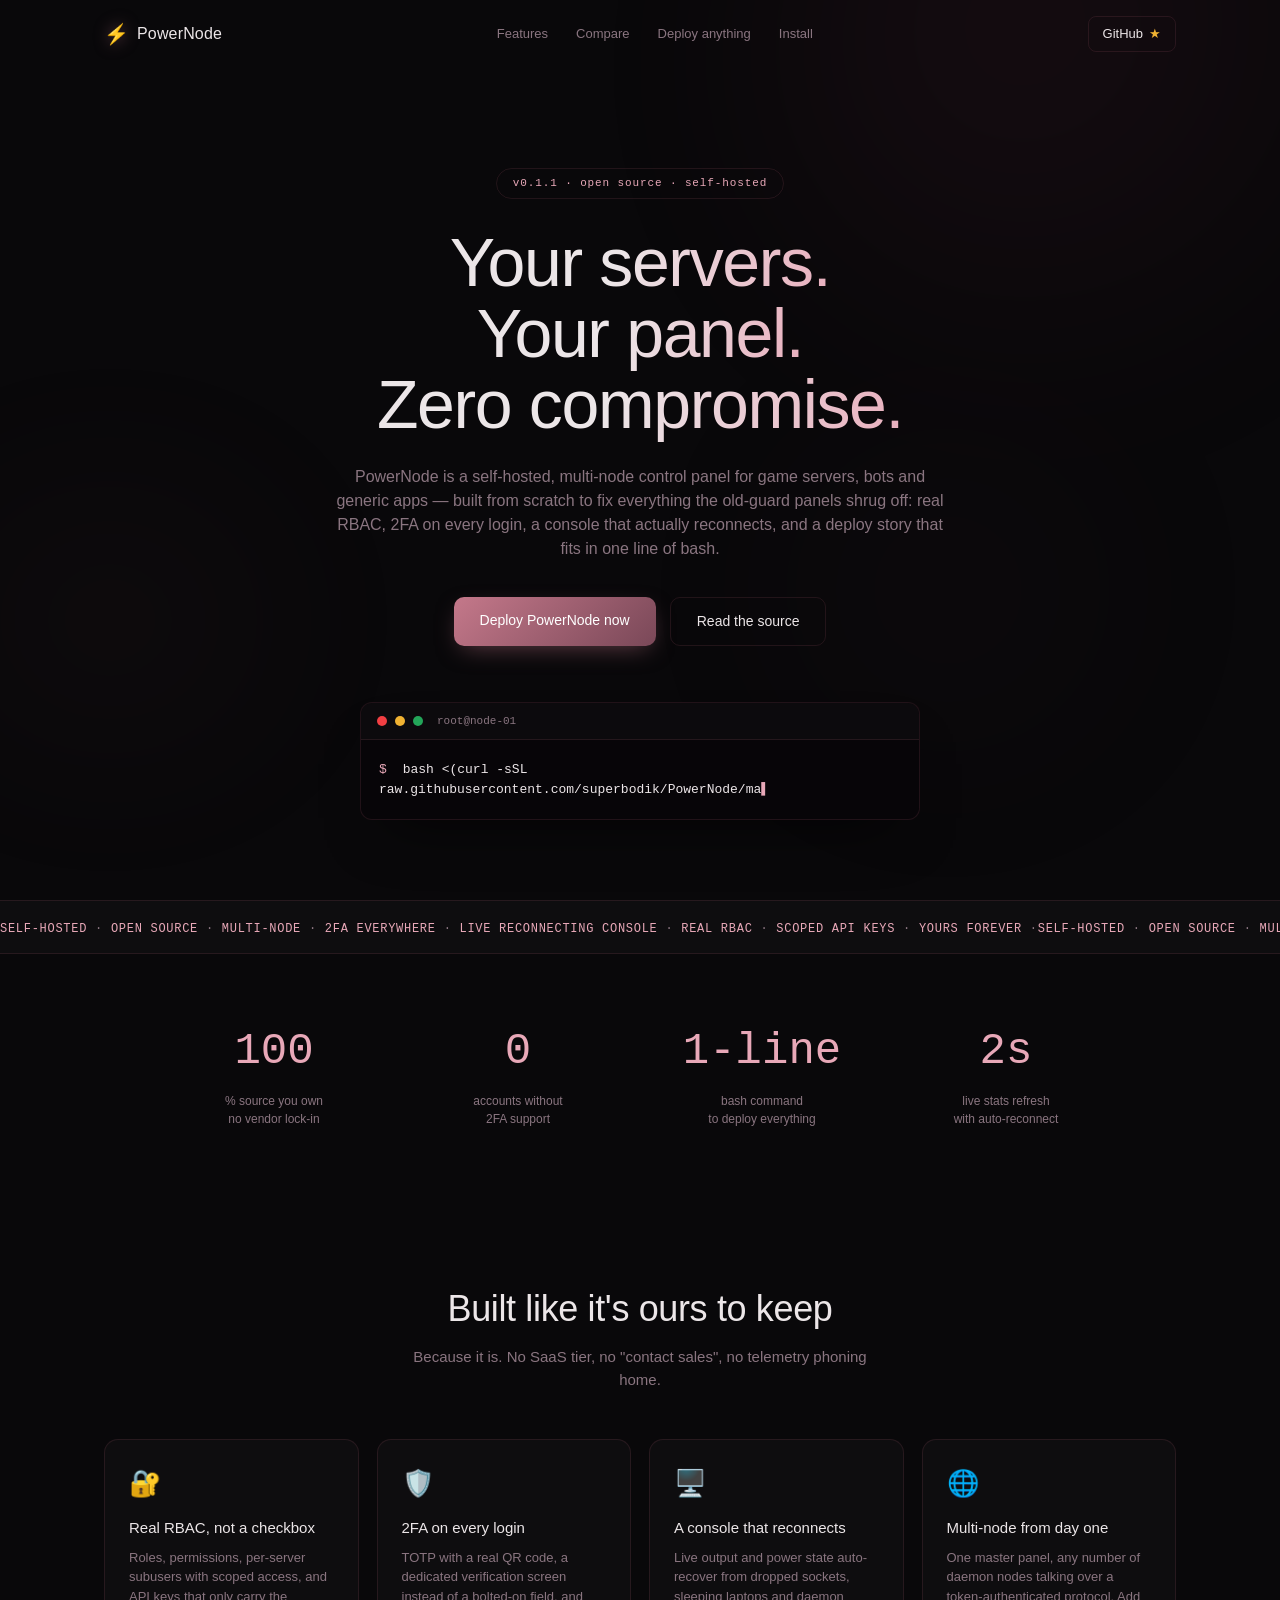
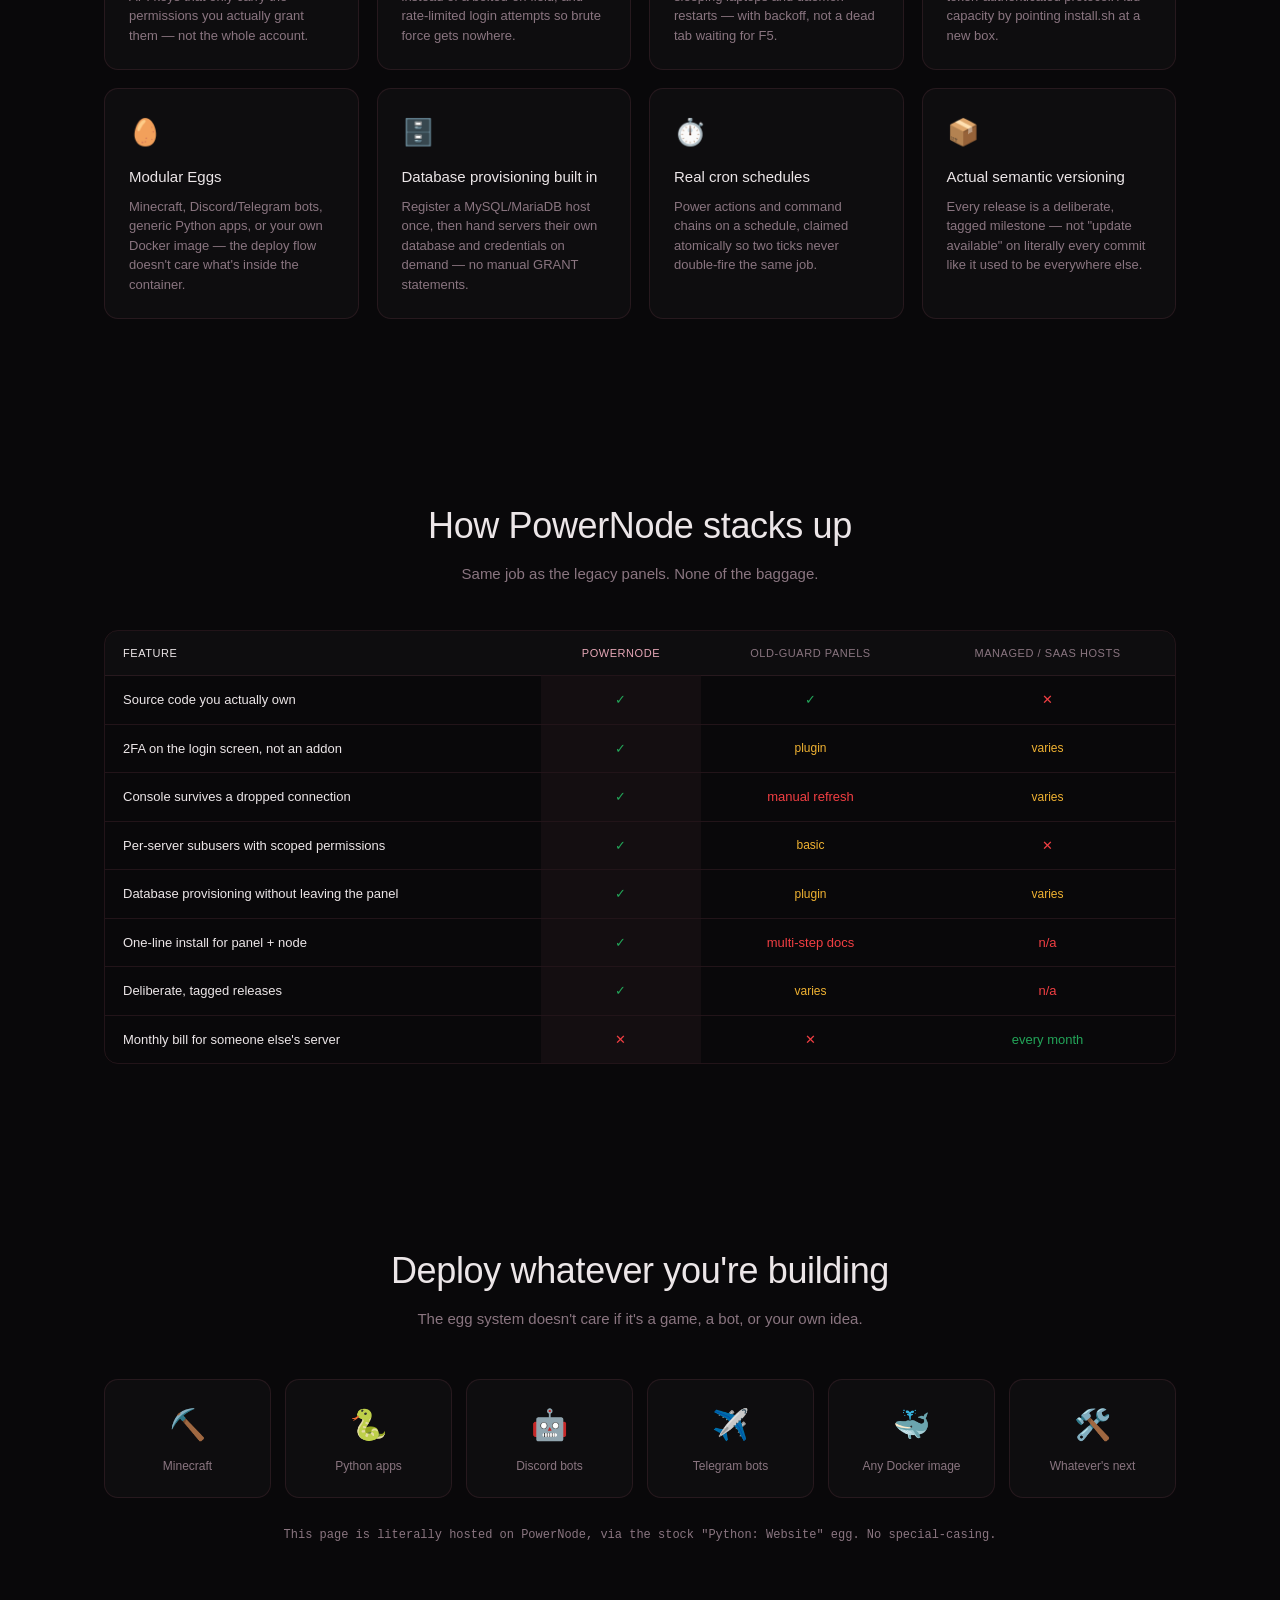
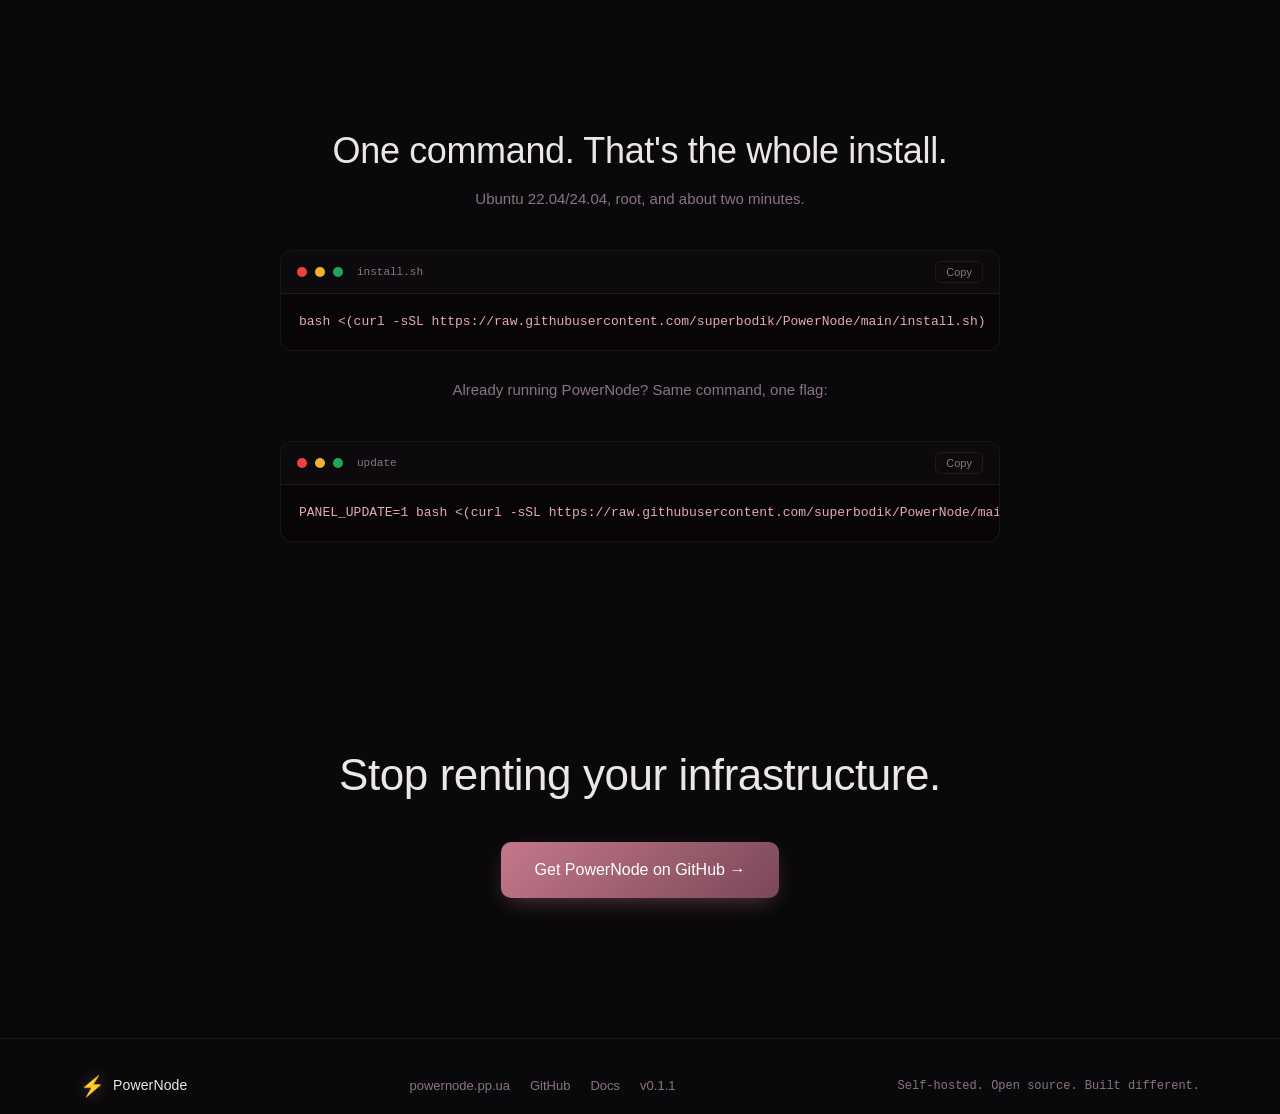
<file: website/public/index.html>
<!doctype html>
<html lang="en">
<head>
<meta charset="utf-8" />
<meta name="viewport" content="width=device-width, initial-scale=1" />
<title>PowerNode — the game server panel that doesn't get in your way</title>
<meta name="description" content="PowerNode: self-hosted, multi-node game server control panel. Full RBAC, 2FA everywhere, live reconnecting console, modular Eggs, database provisioning. Open source, yours forever." />
<link rel="canonical" href="https://powernode.pp.ua" />
<meta property="og:title" content="PowerNode — the game server panel that doesn't get in your way" />
<meta property="og:description" content="Self-hosted, multi-node game server control panel. Full RBAC, 2FA everywhere, live reconnecting console, modular Eggs, database provisioning." />
<meta property="og:url" content="https://powernode.pp.ua" />
<meta property="og:type" content="website" />
<link rel="icon" href="data:image/svg+xml,<svg xmlns=%22http://www.w3.org/2000/svg%22 viewBox=%220 0 100 100%22><text y=%22.9em%22 font-size=%2290%22>⚡</text></svg>" />
<link rel="stylesheet" href="style.css" />
</head>
<body>

<div class="bg-blobs" aria-hidden="true">
  <div class="blob b1"></div>
  <div class="blob b2"></div>
  <div class="blob b3"></div>
</div>

<nav class="nav" id="nav">
  <div class="nav-inner">
    <a class="brand" href="#top">
      <span class="brand-mark">⚡</span>
      <span class="brand-text">PowerNode</span>
    </a>
    <div class="nav-links">
      <a href="#features">Features</a>
      <a href="#compare">Compare</a>
      <a href="#eggs">Deploy anything</a>
      <a href="#deploy">Install</a>
    </div>
    <a class="btn-ghost" href="https://github.com/superbodik/PowerNode" target="_blank" rel="noopener">
      <span>GitHub</span>
      <span class="star">★</span>
    </a>
  </div>
</nav>

<main>

  <section class="hero" id="top">
    <div class="hero-tag reveal">v0.1.1 · open source · self-hosted</div>
    <h1 class="hero-title reveal">
      <span class="grad">Your servers.</span><br />
      <span class="grad grad-2">Your panel.</span><br />
      <span class="grad grad-3">Zero compromise.</span>
    </h1>
    <p class="hero-sub reveal">
      PowerNode is a self-hosted, multi-node control panel for game servers, bots and generic
      apps — built from scratch to fix everything the old-guard panels shrug off:
      real RBAC, 2FA on every login, a console that actually reconnects, and a deploy
      story that fits in one line of bash.
    </p>
    <div class="hero-cta reveal">
      <a class="btn-primary" href="#deploy">Deploy PowerNode now</a>
      <a class="btn-secondary" href="https://github.com/superbodik/PowerNode" target="_blank" rel="noopener">Read the source</a>
    </div>

    <div class="hero-term reveal">
      <div class="term-bar">
        <span class="dot r"></span><span class="dot y"></span><span class="dot g"></span>
        <span class="term-title">root@node-01</span>
      </div>
      <div class="term-body">
        <span class="term-prompt">$</span>
        <span class="term-type" id="termType"></span><span class="term-cursor">▌</span>
      </div>
    </div>
  </section>

  <div class="marquee">
    <div class="marquee-track">
      <span>SELF-HOSTED&nbsp;</span><span>·</span><span>&nbsp;OPEN SOURCE&nbsp;</span><span>·</span>
      <span>&nbsp;MULTI-NODE&nbsp;</span><span>·</span><span>&nbsp;2FA EVERYWHERE&nbsp;</span><span>·</span>
      <span>&nbsp;LIVE RECONNECTING CONSOLE&nbsp;</span><span>·</span><span>&nbsp;REAL RBAC&nbsp;</span><span>·</span>
      <span>&nbsp;SCOPED API KEYS&nbsp;</span><span>·</span><span>&nbsp;YOURS FOREVER&nbsp;</span><span>·</span>
      <span>SELF-HOSTED&nbsp;</span><span>·</span><span>&nbsp;OPEN SOURCE&nbsp;</span><span>·</span>
      <span>&nbsp;MULTI-NODE&nbsp;</span><span>·</span><span>&nbsp;2FA EVERYWHERE&nbsp;</span><span>·</span>
      <span>&nbsp;LIVE RECONNECTING CONSOLE&nbsp;</span><span>·</span><span>&nbsp;REAL RBAC&nbsp;</span><span>·</span>
      <span>&nbsp;SCOPED API KEYS&nbsp;</span><span>·</span><span>&nbsp;YOURS FOREVER&nbsp;</span><span>·</span>
    </div>
  </div>

  <section class="stats">
    <div class="stat reveal">
      <div class="stat-num" data-count="100">0</div>
      <div class="stat-lbl">% source you own<br />no vendor lock-in</div>
    </div>
    <div class="stat reveal">
      <div class="stat-num" data-count="0">0</div>
      <div class="stat-lbl">accounts without<br />2FA support</div>
    </div>
    <div class="stat reveal">
      <div class="stat-num" data-count="1" data-suffix="-line">0</div>
      <div class="stat-lbl">bash command<br />to deploy everything</div>
    </div>
    <div class="stat reveal">
      <div class="stat-num" data-count="2" data-suffix="s">0</div>
      <div class="stat-lbl">live stats refresh<br />with auto-reconnect</div>
    </div>
  </section>

  <section class="features" id="features">
    <h2 class="section-title reveal">Built like it's ours to keep</h2>
    <p class="section-sub reveal">Because it is. No SaaS tier, no "contact sales", no telemetry phoning home.</p>

    <div class="grid">
      <article class="card reveal">
        <div class="card-icon">🔐</div>
        <h3>Real RBAC, not a checkbox</h3>
        <p>Roles, permissions, per-server subusers with scoped access, and API keys that only
        carry the permissions you actually grant them — not the whole account.</p>
      </article>
      <article class="card reveal">
        <div class="card-icon">🛡️</div>
        <h3>2FA on every login</h3>
        <p>TOTP with a real QR code, a dedicated verification screen instead of a bolted-on
        field, and rate-limited login attempts so brute force gets nowhere.</p>
      </article>
      <article class="card reveal">
        <div class="card-icon">🖥️</div>
        <h3>A console that reconnects</h3>
        <p>Live output and power state auto-recover from dropped sockets, sleeping laptops
        and daemon restarts — with backoff, not a dead tab waiting for F5.</p>
      </article>
      <article class="card reveal">
        <div class="card-icon">🌐</div>
        <h3>Multi-node from day one</h3>
        <p>One master panel, any number of daemon nodes talking over a token-authenticated
        protocol. Add capacity by pointing install.sh at a new box.</p>
      </article>
      <article class="card reveal">
        <div class="card-icon">🥚</div>
        <h3>Modular Eggs</h3>
        <p>Minecraft, Discord/Telegram bots, generic Python apps, or your own Docker image —
        the deploy flow doesn't care what's inside the container.</p>
      </article>
      <article class="card reveal">
        <div class="card-icon">🗄️</div>
        <h3>Database provisioning built in</h3>
        <p>Register a MySQL/MariaDB host once, then hand servers their own database and
        credentials on demand — no manual GRANT statements.</p>
      </article>
      <article class="card reveal">
        <div class="card-icon">⏱️</div>
        <h3>Real cron schedules</h3>
        <p>Power actions and command chains on a schedule, claimed atomically so two ticks
        never double-fire the same job.</p>
      </article>
      <article class="card reveal">
        <div class="card-icon">📦</div>
        <h3>Actual semantic versioning</h3>
        <p>Every release is a deliberate, tagged milestone — not "update available" on
        literally every commit like it used to be everywhere else.</p>
      </article>
    </div>
  </section>

  <section class="compare" id="compare">
    <h2 class="section-title reveal">How PowerNode stacks up</h2>
    <p class="section-sub reveal">Same job as the legacy panels. None of the baggage.</p>

    <div class="table-wrap reveal">
      <table>
        <thead>
          <tr>
            <th>Feature</th>
            <th class="col-powernode">PowerNode</th>
            <th>Old-guard panels</th>
            <th>Managed / SaaS hosts</th>
          </tr>
        </thead>
        <tbody>
          <tr>
            <td>Source code you actually own</td>
            <td class="yes">✓</td>
            <td class="yes">✓</td>
            <td class="no">✕</td>
          </tr>
          <tr>
            <td>2FA on the login screen, not an addon</td>
            <td class="yes">✓</td>
            <td class="maybe">plugin</td>
            <td class="maybe">varies</td>
          </tr>
          <tr>
            <td>Console survives a dropped connection</td>
            <td class="yes">✓</td>
            <td class="no">manual refresh</td>
            <td class="maybe">varies</td>
          </tr>
          <tr>
            <td>Per-server subusers with scoped permissions</td>
            <td class="yes">✓</td>
            <td class="maybe">basic</td>
            <td class="no">✕</td>
          </tr>
          <tr>
            <td>Database provisioning without leaving the panel</td>
            <td class="yes">✓</td>
            <td class="maybe">plugin</td>
            <td class="maybe">varies</td>
          </tr>
          <tr>
            <td>One-line install for panel + node</td>
            <td class="yes">✓</td>
            <td class="no">multi-step docs</td>
            <td class="no">n/a</td>
          </tr>
          <tr>
            <td>Deliberate, tagged releases</td>
            <td class="yes">✓</td>
            <td class="maybe">varies</td>
            <td class="no">n/a</td>
          </tr>
          <tr>
            <td>Monthly bill for someone else's server</td>
            <td class="no">✕</td>
            <td class="no">✕</td>
            <td class="yes">every month</td>
          </tr>
        </tbody>
      </table>
    </div>
  </section>

  <section class="eggs" id="eggs">
    <h2 class="section-title reveal">Deploy whatever you're building</h2>
    <p class="section-sub reveal">The egg system doesn't care if it's a game, a bot, or your own idea.</p>
    <div class="egg-grid">
      <div class="egg-card reveal"><span class="egg-emoji">⛏️</span><span>Minecraft</span></div>
      <div class="egg-card reveal"><span class="egg-emoji">🐍</span><span>Python apps</span></div>
      <div class="egg-card reveal"><span class="egg-emoji">🤖</span><span>Discord bots</span></div>
      <div class="egg-card reveal"><span class="egg-emoji">✈️</span><span>Telegram bots</span></div>
      <div class="egg-card reveal"><span class="egg-emoji">🐳</span><span>Any Docker image</span></div>
      <div class="egg-card reveal"><span class="egg-emoji">🛠️</span><span>Whatever's next</span></div>
    </div>
    <p class="egg-note reveal">This page is literally hosted on PowerNode, via the stock "Python: Website" egg. No special-casing.</p>
  </section>

  <section class="deploy" id="deploy">
    <h2 class="section-title reveal">One command. That's the whole install.</h2>
    <p class="section-sub reveal">Ubuntu 22.04/24.04, root, and about two minutes.</p>

    <div class="code-block reveal">
      <div class="code-bar">
        <span class="dot r"></span><span class="dot y"></span><span class="dot g"></span>
        <span class="code-label">install.sh</span>
        <button class="copy-btn" id="copyInstall">Copy</button>
      </div>
      <pre id="installCmd">bash &lt;(curl -sSL https://raw.githubusercontent.com/superbodik/PowerNode/main/install.sh)</pre>
    </div>

    <p class="section-sub reveal" style="margin-top:28px;">Already running PowerNode? Same command, one flag:</p>
    <div class="code-block reveal">
      <div class="code-bar">
        <span class="dot r"></span><span class="dot y"></span><span class="dot g"></span>
        <span class="code-label">update</span>
        <button class="copy-btn" id="copyUpdate">Copy</button>
      </div>
      <pre id="updateCmd">PANEL_UPDATE=1 bash &lt;(curl -sSL https://raw.githubusercontent.com/superbodik/PowerNode/main/install.sh)</pre>
    </div>
  </section>

  <section class="cta">
    <h2 class="cta-title reveal">Stop renting your infrastructure.</h2>
    <a class="btn-primary btn-big reveal" href="https://github.com/superbodik/PowerNode" target="_blank" rel="noopener">Get PowerNode on GitHub →</a>
  </section>

</main>

<footer>
  <div class="footer-inner">
    <div class="brand footer-brand">
      <span class="brand-mark">⚡</span><span class="brand-text">PowerNode</span>
    </div>
    <div class="footer-links">
      <a href="https://powernode.pp.ua" target="_blank" rel="noopener">powernode.pp.ua</a>
      <a href="https://github.com/superbodik/PowerNode" target="_blank" rel="noopener">GitHub</a>
      <a href="https://github.com/superbodik/PowerNode/tree/main/docs" target="_blank" rel="noopener">Docs</a>
      <a href="https://github.com/superbodik/PowerNode/releases/tag/v0.1.1" target="_blank" rel="noopener">v0.1.1</a>
    </div>
    <div class="footer-note">Self-hosted. Open source. Built different.</div>
  </div>
</footer>

<script src="script.js"></script>
</body>
</html>
</file>
<file: website/public/style.css>
:root {
  --bg:         #09080a;
  --bg-2:       #0d0b0f;
  --surface:    rgba(255,255,255,.025);
  --surface-h:  rgba(255,255,255,.045);
  --border:     rgba(192, 100, 120, 0.14);
  --border-h:   rgba(192, 100, 120, 0.32);
  --pink:       #c4788a;
  --pink-b:     #e8a8b8;
  --pink-d:     #7a4858;
  --text:       #ece6e8;
  --muted:      #8a7580;
  --green:      #23a559;
  --yellow:     #f0b232;
  --red:        #f23f43;
  --font:       'Inter', sans-serif;
  --font-mono:  'JetBrains Mono', 'Fira Code', monospace;
}

* { box-sizing: border-box; margin: 0; padding: 0; }

html { scroll-behavior: smooth; }

body {
  background: var(--bg);
  color: var(--text);
  font-family: var(--font);
  font-weight: 300;
  overflow-x: hidden;
  line-height: 1.5;
}

a { color: inherit; text-decoration: none; }

.bg-blobs { position: fixed; inset: 0; z-index: 0; pointer-events: none; overflow: hidden; }
.blob { position: absolute; border-radius: 50%; filter: blur(110px); }
.b1 {
  width: 700px; height: 700px; top: -260px; right: -160px;
  background: radial-gradient(circle at 40% 40%, #a04060, transparent 70%);
  opacity: .10;
}
.b2 {
  width: 500px; height: 380px; bottom: 10%; left: -140px;
  background: radial-gradient(ellipse, #c07888, transparent 65%);
  opacity: .07;
}
.b3 {
  width: 460px; height: 460px; top: 40%; right: 8%;
  background: radial-gradient(circle, #6a3a52, transparent 70%);
  opacity: .07;
}

@media (prefers-reduced-motion: no-preference) {
  .b1 { animation: drift1 26s ease-in-out infinite; }
  .b2 { animation: drift2 32s ease-in-out infinite; }
  .b3 { animation: drift3 22s ease-in-out infinite; }
}
@keyframes drift1 { 0%,100% { transform: translate(0,0) scale(1); } 50% { transform: translate(-60px, 40px) scale(1.08); } }
@keyframes drift2 { 0%,100% { transform: translate(0,0) scale(1); } 50% { transform: translate(50px, -30px) scale(1.05); } }
@keyframes drift3 { 0%,100% { transform: translate(0,0) scale(1); } 50% { transform: translate(-30px, -50px) scale(1.1); } }

/* ── Nav ─────────────────────────────────────────────── */
.nav {
  position: fixed; top: 0; left: 0; right: 0; z-index: 50;
  border-bottom: 1px solid transparent;
  transition: border-color .3s, background .3s, backdrop-filter .3s;
}
.nav.scrolled {
  background: rgba(9,8,10,.72);
  backdrop-filter: blur(14px);
  border-bottom-color: var(--border);
}
.nav-inner {
  max-width: 1120px; margin: 0 auto;
  display: flex; align-items: center; justify-content: space-between;
  padding: 16px 24px;
}
.brand { display: flex; align-items: center; gap: 8px; font-weight: 500; font-size: 16px; }
.brand-mark { font-size: 20px; filter: drop-shadow(0 0 8px rgba(196,120,138,.5)); }
.brand-text { letter-spacing: .01em; }
.nav-links { display: flex; gap: 28px; font-size: 13px; color: var(--muted); }
.nav-links a { transition: color .18s; }
.nav-links a:hover { color: var(--pink-b); }
.btn-ghost {
  display: flex; align-items: center; gap: 6px;
  border: 1px solid var(--border); border-radius: 8px;
  padding: 7px 14px; font-size: 13px;
  transition: border-color .18s, transform .18s;
}
.btn-ghost:hover { border-color: var(--border-h); transform: translateY(-1px); }
.btn-ghost .star { color: var(--yellow); }

@media (max-width: 720px) {
  .nav-links { display: none; }
}

/* ── Reveal-on-scroll ──────────────────────────────────── */
.reveal { opacity: 0; transform: translateY(24px); }
.reveal.in-view {
  animation: revealUp .7s cubic-bezier(.16,1,.3,1) forwards;
}
@keyframes revealUp { to { opacity: 1; transform: translateY(0); } }
@media (prefers-reduced-motion: reduce) {
  .reveal { opacity: 1; transform: none; animation: none !important; }
}

main { position: relative; z-index: 1; }

/* ── Hero ──────────────────────────────────────────────── */
.hero {
  max-width: 900px; margin: 0 auto;
  padding: 168px 24px 80px;
  text-align: center;
}
.hero-tag {
  display: inline-block;
  font-family: var(--font-mono); font-size: 11px; letter-spacing: .08em;
  color: var(--pink-b);
  border: 1px solid var(--border); border-radius: 999px;
  padding: 6px 16px; margin-bottom: 28px;
}
.hero-title {
  font-size: clamp(38px, 7vw, 68px);
  font-weight: 500; letter-spacing: -.02em; line-height: 1.05;
  margin-bottom: 24px;
}
.grad {
  background: linear-gradient(100deg, var(--text) 20%, var(--pink-b) 50%, var(--text) 80%);
  background-size: 220% auto;
  -webkit-background-clip: text; background-clip: text; color: transparent;
}
@media (prefers-reduced-motion: no-preference) {
  .grad { animation: shimmer 6s linear infinite; }
}
.grad-2 { animation-delay: .15s !important; }
.grad-3 { animation-delay: .3s !important; }
@keyframes shimmer { to { background-position: -220% center; } }

.hero-sub {
  max-width: 620px; margin: 0 auto 36px;
  font-size: 16px; color: var(--muted);
}
.hero-cta { display: flex; gap: 14px; justify-content: center; margin-bottom: 56px; flex-wrap: wrap; }

.btn-primary {
  display: inline-block;
  background: linear-gradient(135deg, var(--pink) 0%, var(--pink-d) 100%);
  color: #fff; font-weight: 500; font-size: 14px;
  border-radius: 10px; padding: 13px 26px;
  box-shadow: 0 8px 24px -8px rgba(196,120,138,.5);
  transition: transform .22s cubic-bezier(.34,1.56,.64,1), box-shadow .22s;
}
.btn-primary:hover { transform: translateY(-2px) scale(1.02); box-shadow: 0 12px 32px -8px rgba(196,120,138,.65); }
.btn-primary:active { transform: translateY(0) scale(.98); }

.btn-secondary {
  display: inline-block;
  border: 1px solid var(--border); border-radius: 10px;
  padding: 13px 26px; font-size: 14px; color: var(--text);
  transition: border-color .2s, transform .2s;
}
.btn-secondary:hover { border-color: var(--border-h); transform: translateY(-2px); }

.btn-big { font-size: 16px; padding: 16px 34px; }

.hero-term {
  max-width: 560px; margin: 0 auto;
  background: #070508; border: 1px solid var(--border); border-radius: 12px;
  overflow: hidden; text-align: left;
  box-shadow: 0 30px 60px -30px rgba(0,0,0,.7);
}
.term-bar {
  display: flex; align-items: center; gap: 8px;
  padding: 10px 16px; background: rgba(255,255,255,.02);
  border-bottom: 1px solid var(--border);
}
.dot { width: 10px; height: 10px; border-radius: 50%; }
.dot.r { background: var(--red); }
.dot.y { background: var(--yellow); }
.dot.g { background: var(--green); }
.term-title { font-size: 11px; color: var(--muted); margin-left: 6px; font-family: var(--font-mono); }
.term-body { padding: 20px 18px; font-family: var(--font-mono); font-size: 13px; min-height: 60px; }
.term-prompt { color: var(--pink-b); margin-right: 8px; }
.term-type { color: var(--text); }
.term-cursor { color: var(--pink-b); animation: blink 1s step-end infinite; }
@keyframes blink { 50% { opacity: 0; } }

/* ── Marquee ───────────────────────────────────────────── */
.marquee {
  border-top: 1px solid var(--border); border-bottom: 1px solid var(--border);
  overflow: hidden; padding: 14px 0; background: var(--surface);
}
.marquee-track {
  display: inline-flex; white-space: nowrap;
  font-family: var(--font-mono); font-size: 12px; letter-spacing: .06em;
  color: var(--muted);
}
@media (prefers-reduced-motion: no-preference) {
  .marquee-track { animation: scroll-left 32s linear infinite; }
}
.marquee-track span:nth-child(odd) { color: var(--pink-b); }
@keyframes scroll-left { to { transform: translateX(-50%); } }

/* ── Stats ─────────────────────────────────────────────── */
.stats {
  max-width: 1000px; margin: 0 auto; padding: 64px 24px;
  display: grid; grid-template-columns: repeat(4, 1fr); gap: 24px;
  text-align: center;
}
.stat-num {
  font-family: var(--font-mono); font-size: clamp(30px, 5vw, 44px);
  font-weight: 500; color: var(--pink-b);
}
.stat-lbl { font-size: 12px; color: var(--muted); margin-top: 8px; }
@media (max-width: 720px) { .stats { grid-template-columns: repeat(2, 1fr); } }

/* ── Sections ──────────────────────────────────────────── */
.section-title {
  text-align: center; font-size: clamp(26px, 4vw, 36px);
  font-weight: 500; letter-spacing: -.01em;
}
.section-sub {
  text-align: center; color: var(--muted); font-size: 15px;
  max-width: 480px; margin: 10px auto 0;
}

.features, .compare, .eggs, .deploy { max-width: 1120px; margin: 0 auto; padding: 90px 24px; }

.grid {
  display: grid; grid-template-columns: repeat(4, 1fr); gap: 18px;
  margin-top: 48px;
}
@media (max-width: 980px) { .grid { grid-template-columns: repeat(2, 1fr); } }
@media (max-width: 560px) { .grid { grid-template-columns: 1fr; } }

.card {
  background: var(--surface); border: 1px solid var(--border); border-radius: 14px;
  padding: 24px; transition: border-color .25s, transform .25s, background .25s;
}
.card:hover {
  border-color: var(--border-h); background: var(--surface-h);
  transform: translateY(-4px);
}
.card-icon { font-size: 26px; margin-bottom: 14px; }
.card h3 { font-size: 15px; font-weight: 500; margin-bottom: 8px; }
.card p { font-size: 13px; color: var(--muted); }

/* ── Compare table ─────────────────────────────────────── */
.table-wrap { margin-top: 44px; overflow-x: auto; border-radius: 14px; border: 1px solid var(--border); }
table { width: 100%; border-collapse: collapse; min-width: 560px; }
th, td { padding: 14px 18px; text-align: center; font-size: 13px; border-bottom: 1px solid var(--border); }
th { font-weight: 500; color: var(--muted); font-size: 11px; text-transform: uppercase; letter-spacing: .05em; background: var(--surface); }
td:first-child, th:first-child { text-align: left; color: var(--text); }
tbody tr:last-child td { border-bottom: none; }
.col-powernode { color: var(--pink-b); position: relative; }
td.yes { color: var(--green); font-weight: 500; }
td.no { color: var(--red); }
td.maybe { color: var(--yellow); font-size: 12px; }
tbody tr td:nth-child(2) {
  background: rgba(196,120,138,.06);
  position: relative;
}
@media (prefers-reduced-motion: no-preference) {
  tbody tr td:nth-child(2) { animation: colGlow 3s ease-in-out infinite; }
}
@keyframes colGlow {
  0%, 100% { background: rgba(196,120,138,.05); }
  50% { background: rgba(196,120,138,.12); }
}

/* ── Eggs ──────────────────────────────────────────────── */
.egg-grid {
  display: grid; grid-template-columns: repeat(6, 1fr); gap: 14px;
  margin-top: 48px;
}
@media (max-width: 860px) { .egg-grid { grid-template-columns: repeat(3, 1fr); } }
@media (max-width: 480px) { .egg-grid { grid-template-columns: repeat(2, 1fr); } }
.egg-card {
  display: flex; flex-direction: column; align-items: center; gap: 10px;
  background: var(--surface); border: 1px solid var(--border); border-radius: 14px;
  padding: 22px 12px; font-size: 12px; color: var(--muted);
  transition: transform .25s cubic-bezier(.34,1.56,.64,1), border-color .25s;
}
.egg-card:hover { transform: translateY(-6px) rotate(-1deg); border-color: var(--border-h); }
.egg-emoji { font-size: 30px; }
.egg-note { text-align: center; margin-top: 28px; font-size: 12px; color: var(--muted); font-family: var(--font-mono); }

/* ── Deploy ────────────────────────────────────────────── */
.code-block {
  max-width: 720px; margin: 40px auto 0;
  background: #070508; border: 1px solid var(--border); border-radius: 12px;
  overflow: hidden;
}
.code-bar {
  display: flex; align-items: center; gap: 8px;
  padding: 10px 16px; background: rgba(255,255,255,.02);
  border-bottom: 1px solid var(--border);
}
.code-label { font-size: 11px; color: var(--muted); margin-left: 6px; font-family: var(--font-mono); }
.copy-btn {
  margin-left: auto; font-family: inherit; font-size: 11px;
  background: none; border: 1px solid var(--border); border-radius: 6px;
  color: var(--muted); padding: 4px 10px; cursor: pointer;
  transition: border-color .18s, color .18s;
}
.copy-btn:hover { border-color: var(--border-h); color: var(--pink-b); }
.copy-btn.copied { color: var(--green); border-color: var(--green); }
.code-block pre {
  padding: 18px; font-family: var(--font-mono); font-size: 13px;
  overflow-x: auto; color: var(--pink-b);
}

/* ── CTA ───────────────────────────────────────────────── */
.cta {
  text-align: center; padding: 110px 24px 140px;
}
.cta-title {
  font-size: clamp(28px, 5vw, 44px); font-weight: 500; letter-spacing: -.01em;
  margin-bottom: 34px;
}

/* ── Footer ────────────────────────────────────────────── */
footer { border-top: 1px solid var(--border); padding: 32px 24px; position: relative; z-index: 1; }
.footer-inner {
  max-width: 1120px; margin: 0 auto;
  display: flex; align-items: center; justify-content: space-between; gap: 16px;
  flex-wrap: wrap;
}
.footer-brand { font-size: 14px; }
.footer-links { display: flex; gap: 20px; font-size: 13px; color: var(--muted); }
.footer-links a:hover { color: var(--pink-b); }
.footer-note { font-size: 12px; color: var(--muted); font-family: var(--font-mono); }
</file>
